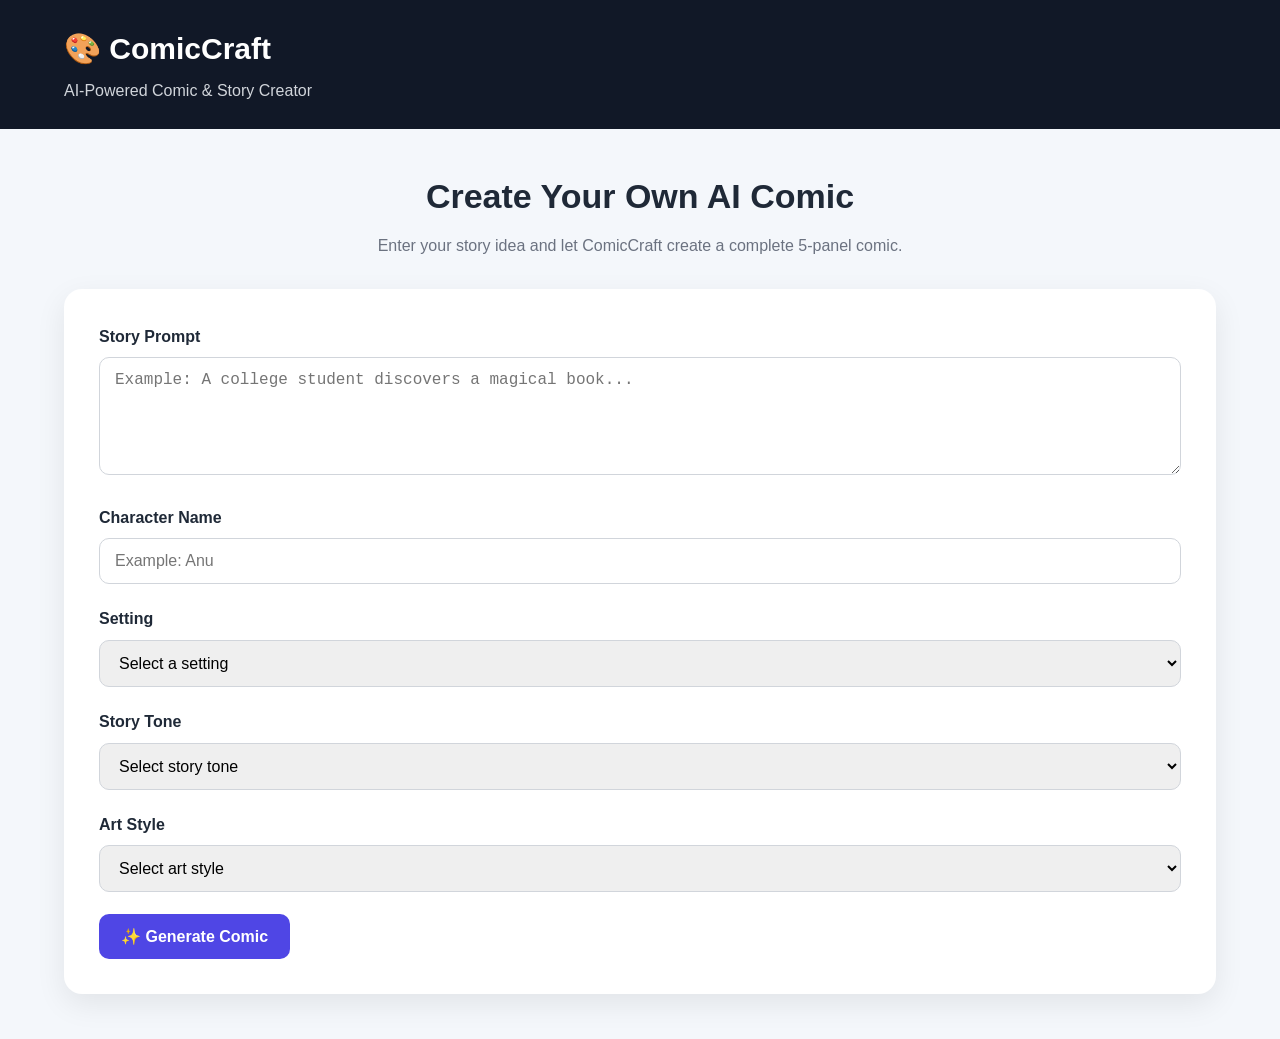
<file: templates/index.html>
<!DOCTYPE html>
<html lang="en">

<head>
    <meta charset="UTF-8">

    <meta
        name="viewport"
        content="width=device-width, initial-scale=1.0"
    >

    <title>ComicCraft - AI Comic Creator</title>

    <link
        rel="stylesheet"
        href="/static/css/style.css"
    >
</head>

<body>

    <header class="topbar">
        <div class="container">
            <h1>🎨 ComicCraft</h1>
            <p>AI-Powered Comic & Story Creator</p>
        </div>
    </header>


    <main class="container">

        <section class="hero">
            <h2>Create Your Own AI Comic</h2>

            <p>
                Enter your story idea and let ComicCraft
                create a complete 5-panel comic.
            </p>
        </section>


        <section class="card">

            <form
                action="/generate"
                method="post"
            >

                <!-- Story Prompt -->

                <div class="form-group">

                    <label for="story_prompt">
                        Story Prompt
                    </label>

                    <textarea
                        id="story_prompt"
                        name="story_prompt"
                        rows="5"
                        placeholder="Example: A college student discovers a magical book..."
                        required
                    ></textarea>

                </div>


                <!-- Character -->

                <div class="form-group">

                    <label for="character_name">
                        Character Name
                    </label>

                    <input
                        type="text"
                        id="character_name"
                        name="character_name"
                        placeholder="Example: Anu"
                        required
                    >

                </div>


                <!-- Setting -->

                <div class="form-group">

                    <label for="setting">
                        Setting
                    </label>

                    <select
                        id="setting"
                        name="setting"
                        required
                    >

                        <option value="">
                            Select a setting
                        </option>

                        <option value="College">
                            College
                        </option>

                        <option value="Village">
                            Village
                        </option>

                        <option value="City">
                            City
                        </option>

                        <option value="Forest">
                            Forest
                        </option>

                        <option value="Space">
                            Space
                        </option>

                        <option value="Fantasy World">
                            Fantasy World
                        </option>

                    </select>

                </div>


                <!-- Tone -->

                <div class="form-group">

                    <label for="tone">
                        Story Tone
                    </label>

                    <select
                        id="tone"
                        name="tone"
                        required
                    >

                        <option value="">
                            Select story tone
                        </option>

                        <option value="Funny">
                            Funny
                        </option>

                        <option value="Adventure">
                            Adventure
                        </option>

                        <option value="Emotional">
                            Emotional
                        </option>

                        <option value="Mystery">
                            Mystery
                        </option>

                        <option value="Fantasy">
                            Fantasy
                        </option>

                        <option value="Action">
                            Action
                        </option>

                    </select>

                </div>


                <!-- Art Style -->

                <div class="form-group">

                    <label for="art_style">
                        Art Style
                    </label>

                    <select
                        id="art_style"
                        name="art_style"
                        required
                    >

                        <option value="">
                            Select art style
                        </option>

                        <option value="Anime">
                            Anime
                        </option>

                        <option value="Comic Book">
                            Comic Book
                        </option>

                        <option value="Cartoon">
                            Cartoon
                        </option>

                        <option value="Realistic">
                            Realistic
                        </option>

                        <option value="Watercolor">
                            Watercolor
                        </option>

                    </select>

                </div>


                <!-- Submit -->

                <button
                    type="submit"
                    class="btn"
                >
                    ✨ Generate Comic
                </button>

            </form>

        </section>

    </main>

</body>

</html>
</file>
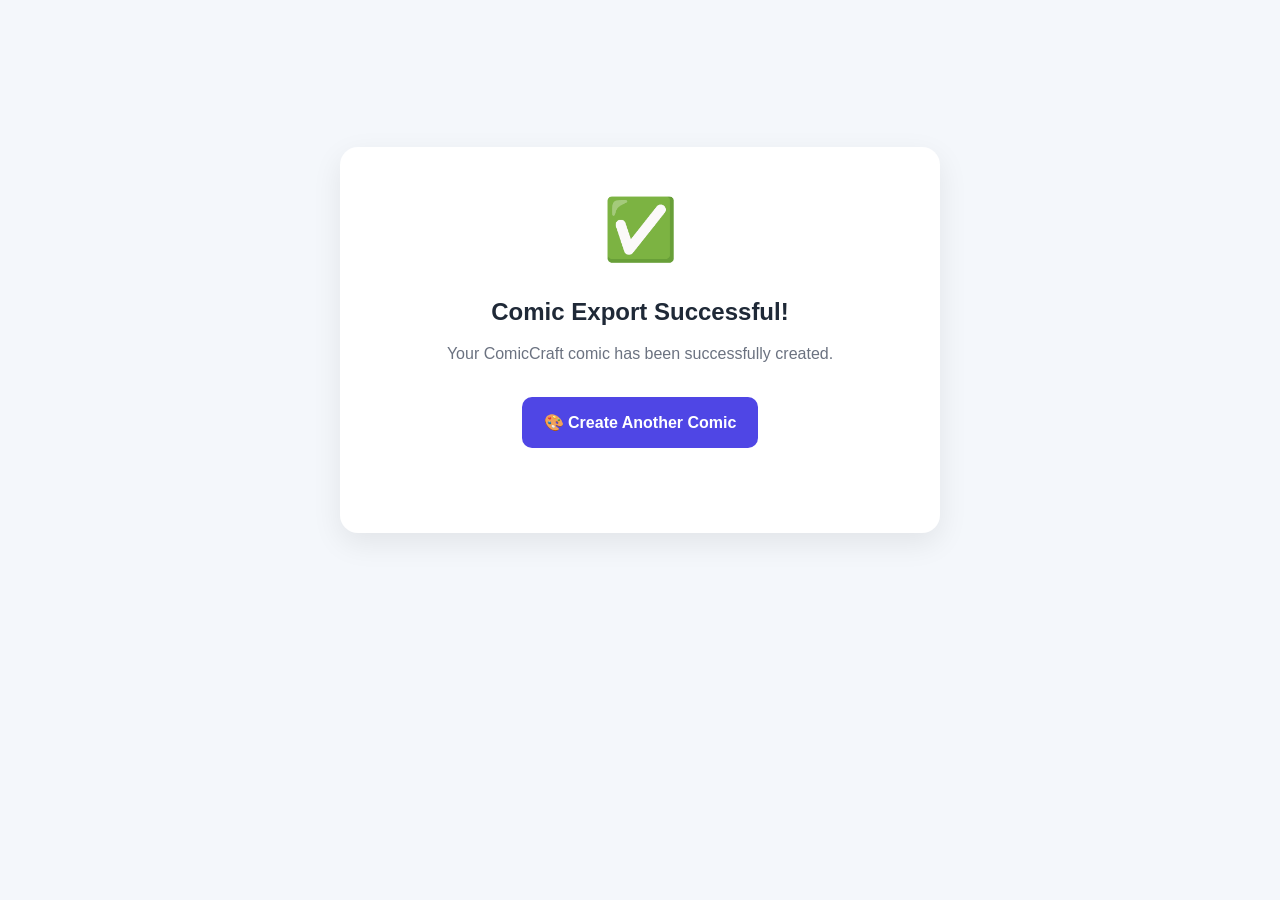
<file: templates/export_success.html>
<!DOCTYPE html>
<html lang="en">

<head>
    <meta charset="UTF-8">

    <meta
        name="viewport"
        content="width=device-width, initial-scale=1.0"
    >

    <title>ComicCraft - Export Successful</title>

    <link
        rel="stylesheet"
        href="/static/css/style.css"
    >
</head>

<body>

    <main class="container success-page">

        <section class="card success-card">

            <div class="success-icon">
                ✅
            </div>

            <h1>
                Comic Export Successful!
            </h1>

            <p>
                Your ComicCraft comic has been
                successfully created.
            </p>

            <div class="actions">

                <a
                    href="/"
                    class="btn"
                >
                    🎨 Create Another Comic
                </a>

            </div>

        </section>

    </main>

</body>

</html>
</file>
<file: static/css/style.css>
* {
    box-sizing: border-box;
    margin: 0;
    padding: 0;
}


body {
    font-family: Arial, Helvetica, sans-serif;
    background: #f4f7fb;
    color: #1f2937;
    line-height: 1.6;
}


.container {
    width: 90%;
    max-width: 1200px;
    margin: auto;
}


/* Top Bar */

.topbar {
    background: #111827;
    color: white;
    padding: 25px 0;
    margin-bottom: 40px;
}


.topbar h1 {
    font-size: 30px;
    margin-bottom: 5px;
}


.topbar p {
    color: #d1d5db;
}


/* Hero */

.hero {
    text-align: center;
    margin-bottom: 30px;
}


.hero h2 {
    font-size: 34px;
    margin-bottom: 10px;
}


.hero p {
    color: #6b7280;
}


/* Card */

.card {
    background: white;
    padding: 35px;
    border-radius: 18px;
    box-shadow: 0 10px 30px rgba(0, 0, 0, 0.08);
    margin-bottom: 40px;
}


/* Form */

.form-group {
    margin-bottom: 22px;
}


.form-group label {
    display: block;
    font-weight: bold;
    margin-bottom: 8px;
}


.form-group input,
.form-group textarea,
.form-group select {
    width: 100%;
    padding: 13px 15px;
    border: 1px solid #d1d5db;
    border-radius: 10px;
    font-size: 16px;
    outline: none;
}


.form-group input:focus,
.form-group textarea:focus,
.form-group select:focus {
    border-color: #6366f1;
}


.form-group textarea {
    resize: vertical;
}


/* Buttons */

.btn {
    display: inline-block;
    background: #4f46e5;
    color: white;
    text-decoration: none;
    border: none;
    padding: 13px 22px;
    border-radius: 10px;
    font-size: 16px;
    font-weight: bold;
    cursor: pointer;
    transition: 0.2s;
}


.btn:hover {
    background: #3730a3;
    transform: translateY(-1px);
}


.secondary-btn {
    background: #374151;
}


.secondary-btn:hover {
    background: #1f2937;
}


/* Comic Grid */

.comic-grid {
    display: grid;
    grid-template-columns: repeat(
        auto-fit,
        minmax(300px, 1fr)
    );
    gap: 25px;
    margin-bottom: 40px;
}


/* Comic Panel */

.comic-panel {
    background: white;
    border-radius: 18px;
    overflow: hidden;
    box-shadow: 0 8px 25px rgba(0, 0, 0, 0.08);
}


.panel-number {
    background: #111827;
    color: white;
    padding: 10px 15px;
    font-weight: bold;
}


.comic-panel h3 {
    padding: 18px 18px 10px;
    font-size: 22px;
}


.panel-image {
    width: 100%;
    background: #f3f4f6;
}


.panel-image img {
    width: 100%;
    height: 320px;
    object-fit: cover;
    display: block;
}


.panel-content {
    padding: 20px;
}


.panel-content h4 {
    margin-top: 12px;
    margin-bottom: 5px;
}


.panel-content p {
    color: #4b5563;
}


.caption {
    font-weight: bold;
}


/* Details */

details {
    margin-top: 15px;
    background: #f3f4f6;
    padding: 10px;
    border-radius: 8px;
}


summary {
    cursor: pointer;
    font-weight: bold;
}


/* Actions */

.actions {
    display: flex;
    justify-content: center;
    align-items: center;
    gap: 15px;
    flex-wrap: wrap;
    margin: 30px 0 50px;
}


/* Success Page */

.success-page {
    min-height: 80vh;
    display: flex;
    justify-content: center;
    align-items: center;
}


.success-card {
    text-align: center;
    max-width: 600px;
    width: 100%;
}


.success-icon {
    font-size: 60px;
    margin-bottom: 15px;
}


.success-card h1 {
    margin-bottom: 10px;
}


.success-card p {
    color: #6b7280;
    margin-bottom: 20px;
}


/* Responsive */

@media (max-width: 600px) {

    .container {
        width: 94%;
    }

    .topbar h1 {
        font-size: 24px;
    }

    .hero h2 {
        font-size: 27px;
    }

    .card {
        padding: 20px;
    }

    .panel-image img {
        height: 260px;
    }

}
</file>
